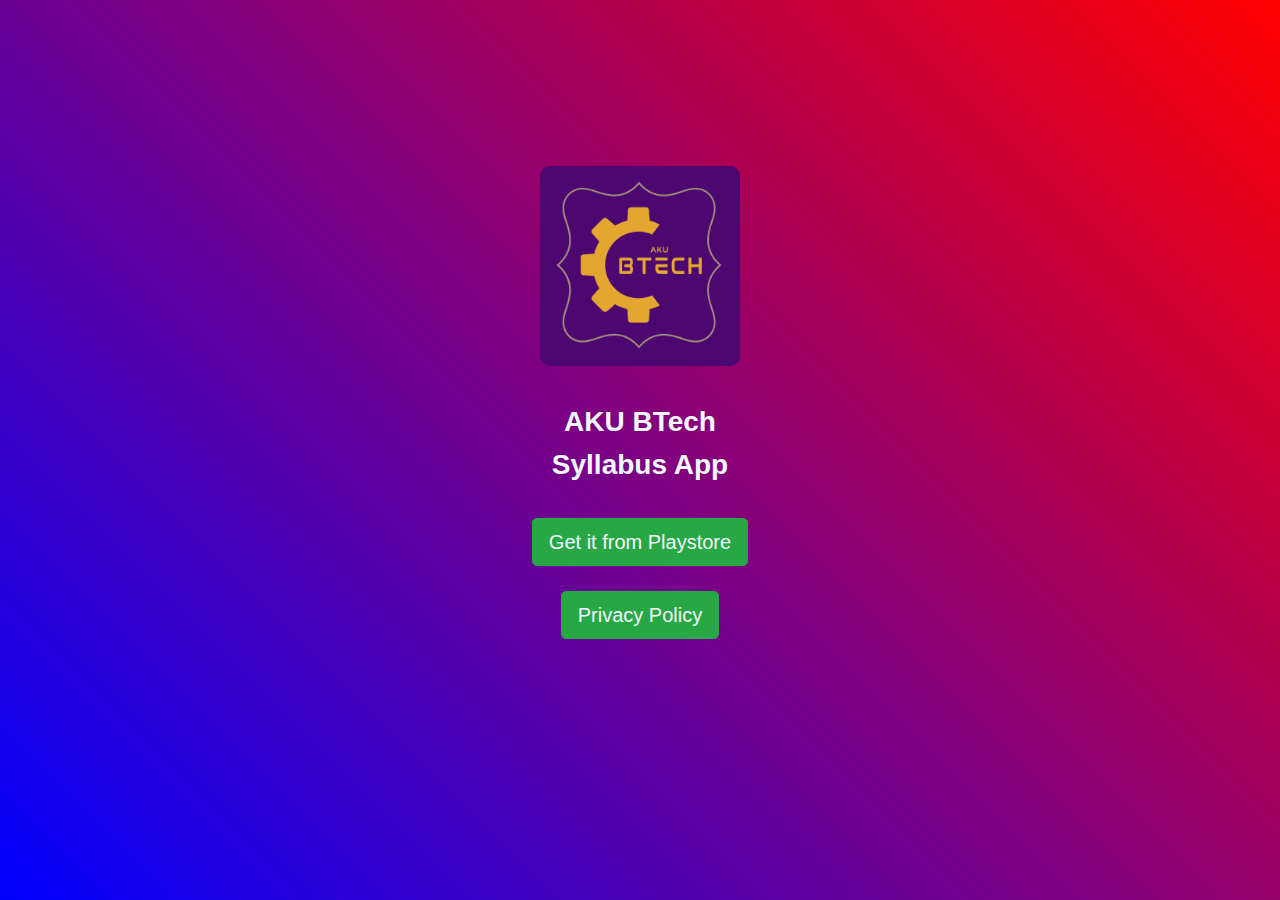
<file: main_pages/akubtech/index.html>
<!DOCTYPE html>
<html>
  <head>
    <meta content="width=device-width, initial-scale=1" name="viewport" />    <title>AKU BTech</title>
    <link rel="app icon" type="image/x-icon" href="logo.png" />

    <!-- csslink and css bootstrap -->
    <link
      rel="stylesheet"
      href="https://cdn.jsdelivr.net/npm/bootstrap@4.0.0/dist/css/bootstrap.min.css"
      integrity="sha384-Gn5384xqQ1aoWXA+058RXPxPg6fy4IWvTNh0E263XmFcJlSAwiGgFAW/dAiS6JXm"
      crossorigin="anonymous"
    />
    <link rel="stylesheet" href="style.css" />
  </head>

  <body>
      <div class="contains">
        <img src="akubtechappicon.png"/>
      <h3>AKU BTech</h3>
      <h3>Syllabus App</h3>

      <button class="btn btn-lg btn-success">
        <a
          href="https://play.google.com/store/apps/details?id=mm.marsman.akubtech"
          style="color: aliceblue"
          target="_blank"
        >
        Get it from Playstore</a>
      </button>
      <button class="btn btn-lg btn-success">
        <a
          href="https://himanshu-vishwas.github.io/android-apps-helper/privacy-policy/akubtech.html"
          style="color: aliceblue"
          target="_blank"
        >
        Privacy Policy</a>
      </button>
    </div>
  </body>
</html>
</file>
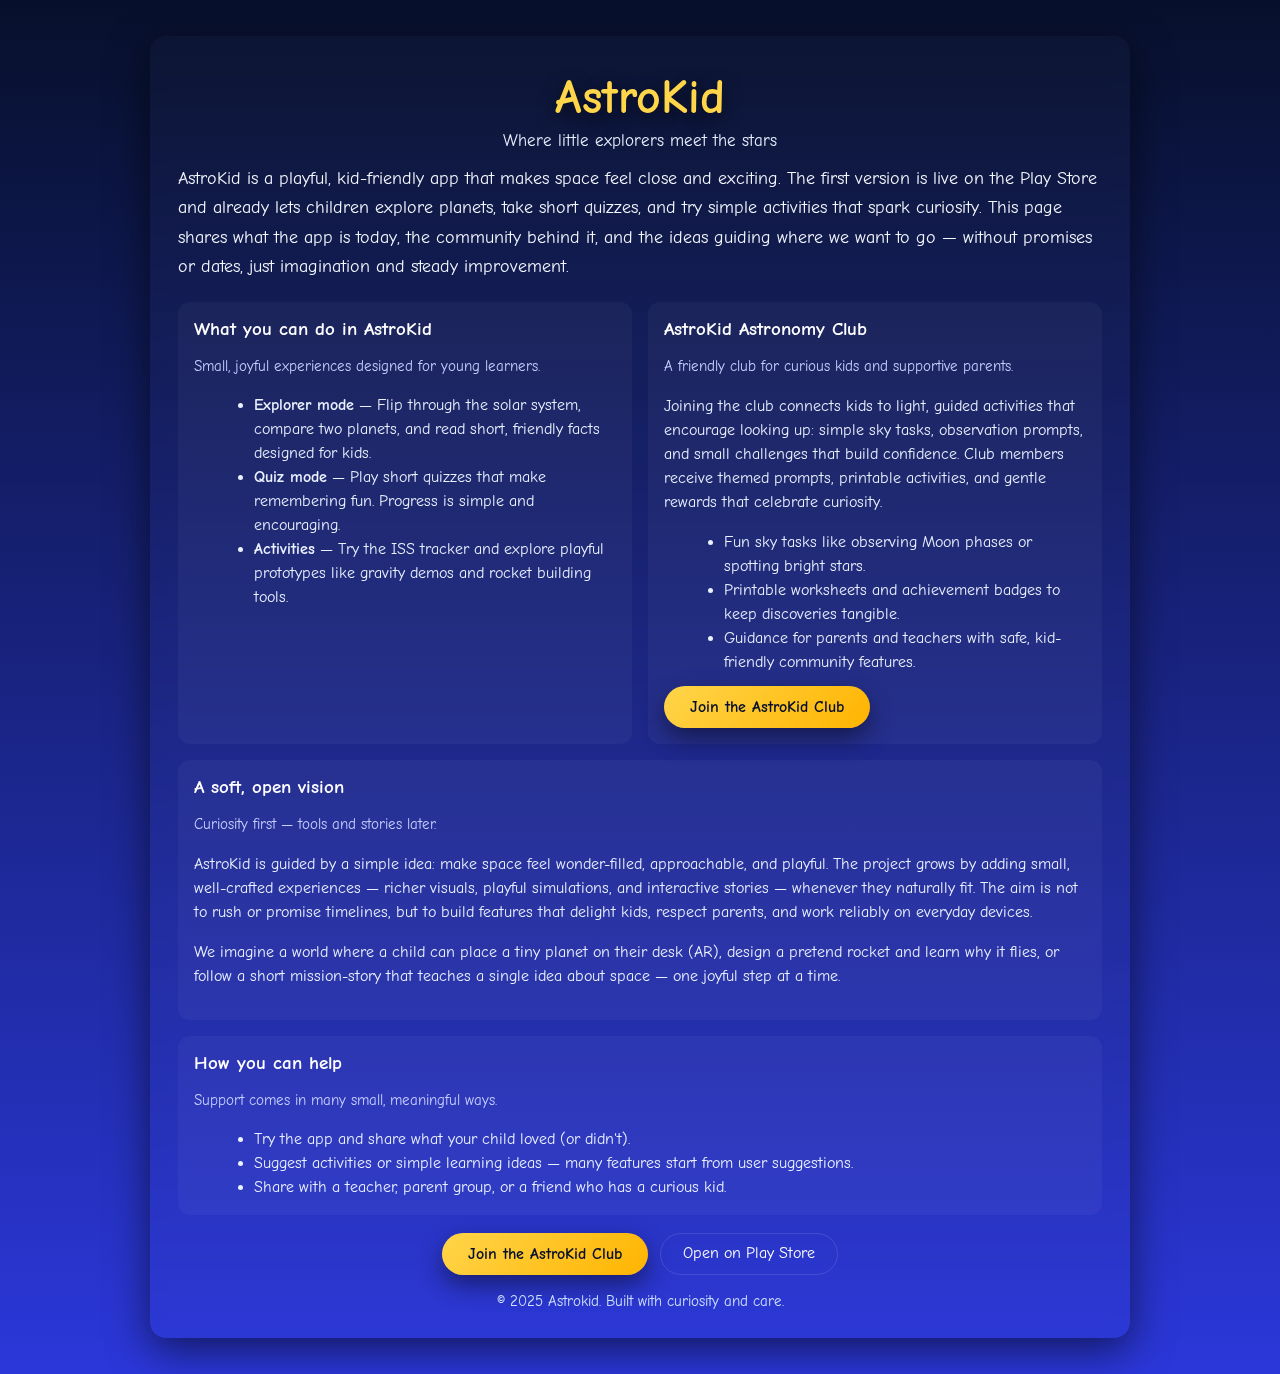
<file: main_pages/astrokid/index.html>
<!DOCTYPE html>
<html lang="en">
<head>
  <meta charset="utf-8" />
  <meta name="viewport" content="width=device-width,initial-scale=1" />
  <title>AstroKid - About</title>
  <link href="https://fonts.googleapis.com/css2?family=Comic+Neue:wght@700&display=swap" rel="stylesheet">
  <style>
    :root{
      --bg1: #07102b;
      --bg2: #2b37d9;
      --accent: #ffd54a;
      --card: rgba(255,255,255,0.04);
      --muted: #c7d0ff;
    }
    *{box-sizing: border-box}
    body{
      margin:0;
      min-height:100vh;
      font-family: 'Comic Neue', cursive;
      background: linear-gradient(180deg,var(--bg1),var(--bg2));
      color:#fff;
      display:flex;
      align-items:center;
      justify-content:center;
      padding:36px 20px;
      text-rendering:optimizeLegibility;
    }
    .wrap{
      width:100%;
      max-width:980px;
      background:linear-gradient(180deg,rgba(255,255,255,0.02),rgba(255,255,255,0.01));
      border-radius:16px;
      padding:28px;
      box-shadow:0 12px 40px rgba(0,0,0,0.55);
      backdrop-filter: blur(6px);
    }
    header{text-align:center;margin-bottom:14px}
    h1{
      margin:6px 0;
      font-size:3rem;
      color:var(--accent);
      text-shadow:0 6px 18px rgba(0,0,0,0.6);
    }
    .subtitle{color:#e9f0ff;font-size:1.05rem;margin-bottom:14px}
    .intro{font-size:1.15rem;line-height:1.6;color:#f4f8ff;margin:12px 0 20px}
    .columns{display:grid;grid-template-columns:1fr;gap:16px}
    .card{
      background:var(--card);
      border-radius:12px;
      padding:16px;
      text-align:left;
    }
    h2{margin:0 0 8px 0;font-size:1.2rem}
    p, li{color:#eaf1ff;font-size:1rem;line-height:1.5}
    ul{margin:8px 0 0 20px}
    .muted{color:var(--muted);font-size:0.95rem}
    .cta{
      display:flex;
      gap:12px;
      justify-content:center;
      margin-top:18px;
      flex-wrap:wrap;
    }
    .btn-primary{
      background:linear-gradient(135deg,#ffd54a,#ffb400);
      color:#07102b;
      padding:12px 26px;
      border-radius:26px;
      text-decoration:none;
      font-weight:700;
      box-shadow:0 10px 24px rgba(0,0,0,0.45);
      display:inline-flex;
      align-items:center;
      gap:10px;
    }
    .btn-outline{
      padding:10px 22px;
      border-radius:22px;
      color:#fff;
      text-decoration:none;
      border:1px solid rgba(255,255,255,0.12);
      background:transparent;
    }
    footer{margin-top:18px;text-align:center;color:#cfe1ff;font-size:0.92rem}
    @media(min-width:780px){ .columns{grid-template-columns:1fr 1fr} }
  </style>
</head>
<body>
  <main class="wrap" role="main" aria-labelledby="astrokid-title">
    <header>
      <h1 id="astrokid-title">AstroKid</h1>
      <div class="subtitle">Where little explorers meet the stars</div>
    </header>

    <p class="intro">
      AstroKid is a playful, kid-friendly app that makes space feel close and exciting. The first version is live on the Play Store and already lets children explore planets, take short quizzes, and try simple activities that spark curiosity. This page shares what the app is today, the community behind it, and the ideas guiding where we want to go — without promises or dates, just imagination and steady improvement.
    </p>

    <section class="columns" aria-label="features and club">
      <article class="card" aria-labelledby="features-title">
        <h2 id="features-title">What you can do in AstroKid</h2>
        <p class="muted">Small, joyful experiences designed for young learners.</p>
        <ul>
          <li><strong>Explorer mode</strong> — Flip through the solar system, compare two planets, and read short, friendly facts designed for kids.</li>
          <li><strong>Quiz mode</strong> — Play short quizzes that make remembering fun. Progress is simple and encouraging.</li>
          <li><strong>Activities</strong> — Try the ISS tracker and explore playful prototypes like gravity demos and rocket building tools.</li>
        </ul>
      </article>

      <article class="card" aria-labelledby="club-title">
        <h2 id="club-title">AstroKid Astronomy Club</h2>
        <p class="muted">A friendly club for curious kids and supportive parents.</p>
        <p>Joining the club connects kids to light, guided activities that encourage looking up: simple sky tasks, observation prompts, and small challenges that build confidence. Club members receive themed prompts, printable activities, and gentle rewards that celebrate curiosity.</p>
        <ul>
          <li>Fun sky tasks like observing Moon phases or spotting bright stars.</li>
          <li>Printable worksheets and achievement badges to keep discoveries tangible.</li>
          <li>Guidance for parents and teachers with safe, kid-friendly community features.</li>
        </ul>
        <div style="margin-top:12px">
          <a class="btn-primary" href="https://himanshu-vishwas.github.io/android-apps-helper/main_pages/astrokid/club.html" aria-label="Join the Astrokid Club">Join the AstroKid Club</a>
        </div>
      </article>
    </section>

    <section class="card" aria-labelledby="vision-title" style="margin-top:16px">
      <h2 id="vision-title">A soft, open vision</h2>
      <p class="muted">Curiosity first — tools and stories later.</p>
      <p>AstroKid is guided by a simple idea: make space feel wonder-filled, approachable, and playful. The project grows by adding small, well-crafted experiences — richer visuals, playful simulations, and interactive stories — whenever they naturally fit. The aim is not to rush or promise timelines, but to build features that delight kids, respect parents, and work reliably on everyday devices.</p>
      <p>We imagine a world where a child can place a tiny planet on their desk (AR), design a pretend rocket and learn why it flies, or follow a short mission-story that teaches a single idea about space — one joyful step at a time.</p>
    </section>

    <section class="card" aria-labelledby="help-title" style="margin-top:16px">
      <h2 id="help-title">How you can help</h2>
      <p class="muted">Support comes in many small, meaningful ways.</p>
      <ul>
        <li>Try the app and share what your child loved (or didn't).</li>
        <li>Suggest activities or simple learning ideas — many features start from user suggestions.</li>
        <li>Share with a teacher, parent group, or a friend who has a curious kid.</li>
      </ul>
    </section>

    <div class="cta" aria-label="actions">
      <a class="btn-primary" href="https://himanshu-vishwas.github.io/android-apps-helper/main_pages/astrokid/club.html" aria-label="Join the AstroKid Club">Join the AstroKid Club</a>
      <a class="btn-outline" href="https://play.google.com/store/apps/details?id=mm.marsman.astrokid" aria-label="Open Play Store listing">Open on Play Store</a>
    </div>

    <footer>
      &copy; 2025 Astrokid. Built with curiosity and care.
    </footer>
  </main>
</body>
</html>
</file>
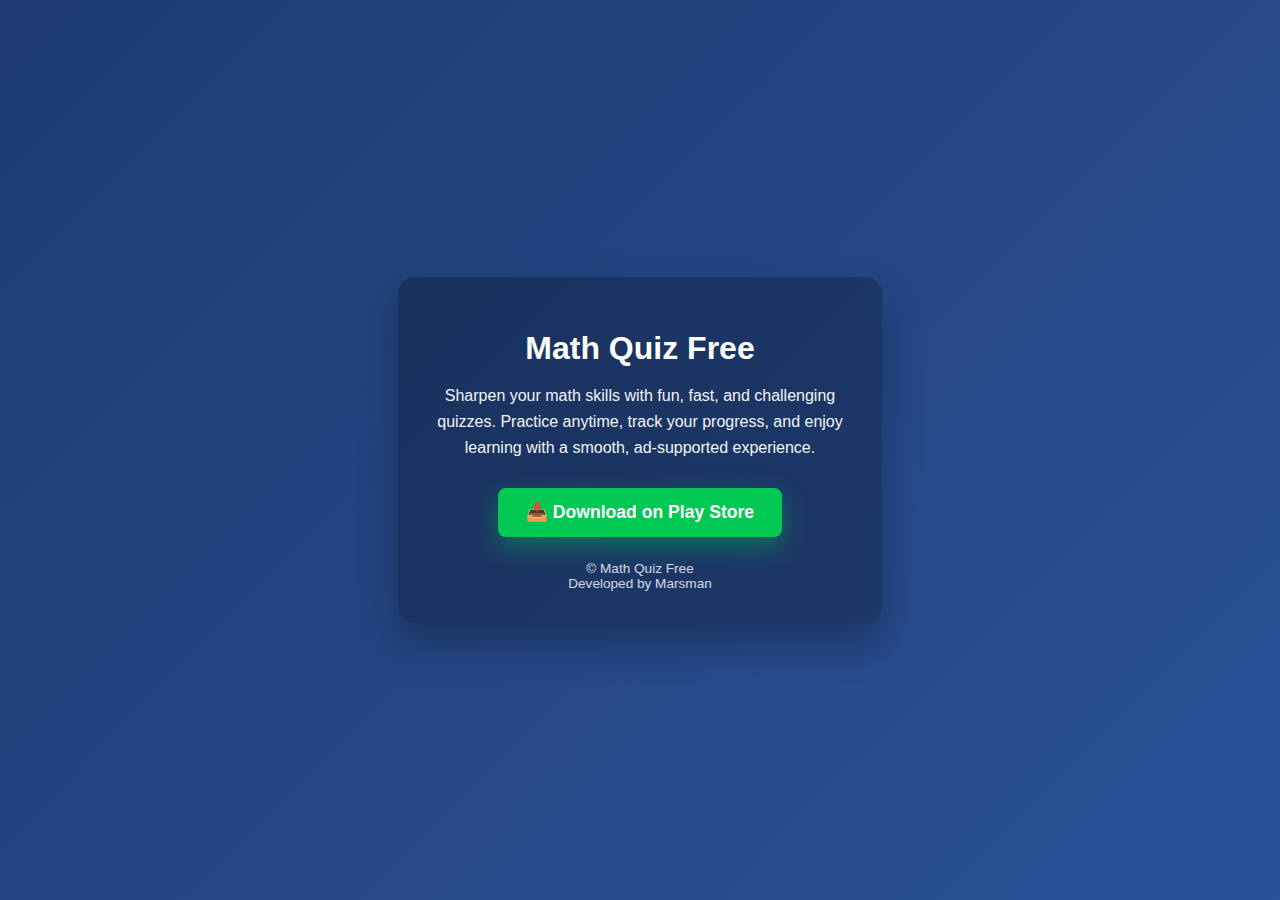
<file: main_pages/mathquiz/index.html>
<!DOCTYPE html>
<html lang="en">
<head>
  <meta charset="UTF-8">
  <title>Math Quiz Free – Download</title>
  <meta name="viewport" content="width=device-width, initial-scale=1.0">

  <style>
    body {
      margin: 0;
      font-family: Arial, Helvetica, sans-serif;
      background: linear-gradient(135deg, #1e3c72, #2a5298);
      color: #ffffff;
      display: flex;
      justify-content: center;
      align-items: center;
      min-height: 100vh;
      text-align: center;
    }

    .container {
      max-width: 420px;
      padding: 32px;
      background: rgba(0, 0, 0, 0.25);
      border-radius: 16px;
      box-shadow: 0 20px 40px rgba(0,0,0,0.3);
    }

    h1 {
      font-size: 2rem;
      margin-bottom: 12px;
    }

    p {
      font-size: 1rem;
      line-height: 1.6;
      opacity: 0.95;
      margin-bottom: 28px;
    }

    .download-btn {
      display: inline-block;
      padding: 14px 28px;
      font-size: 1.1rem;
      font-weight: bold;
      color: #ffffff;
      background: #00c853;
      border-radius: 8px;
      text-decoration: none;
      transition: transform 0.2s ease, box-shadow 0.2s ease;
      box-shadow: 0 10px 25px rgba(0, 200, 83, 0.4);
    }

    .download-btn:hover {
      transform: translateY(-2px);
      box-shadow: 0 14px 30px rgba(0, 200, 83, 0.6);
    }

    .footer {
      margin-top: 24px;
      font-size: 0.85rem;
      opacity: 0.8;
    }
  </style>
</head>

<body>

  <div class="container">
    <h1>Math Quiz Free</h1>

    <p>
      Sharpen your math skills with fun, fast, and challenging quizzes.
      Practice anytime, track your progress, and enjoy learning with a smooth,
      ad-supported experience.
    </p>

    <a
      class="download-btn"
      href="https://play.google.com/store/apps/details?id=mm.marsman.mathquiz.math_quiz_free"
      target="_blank"
    >
      📥 Download on Play Store
    </a>

    <div class="footer">
      © Math Quiz Free<br>
      Developed by Marsman
    </div>
  </div>

</body>
</html>
</file>
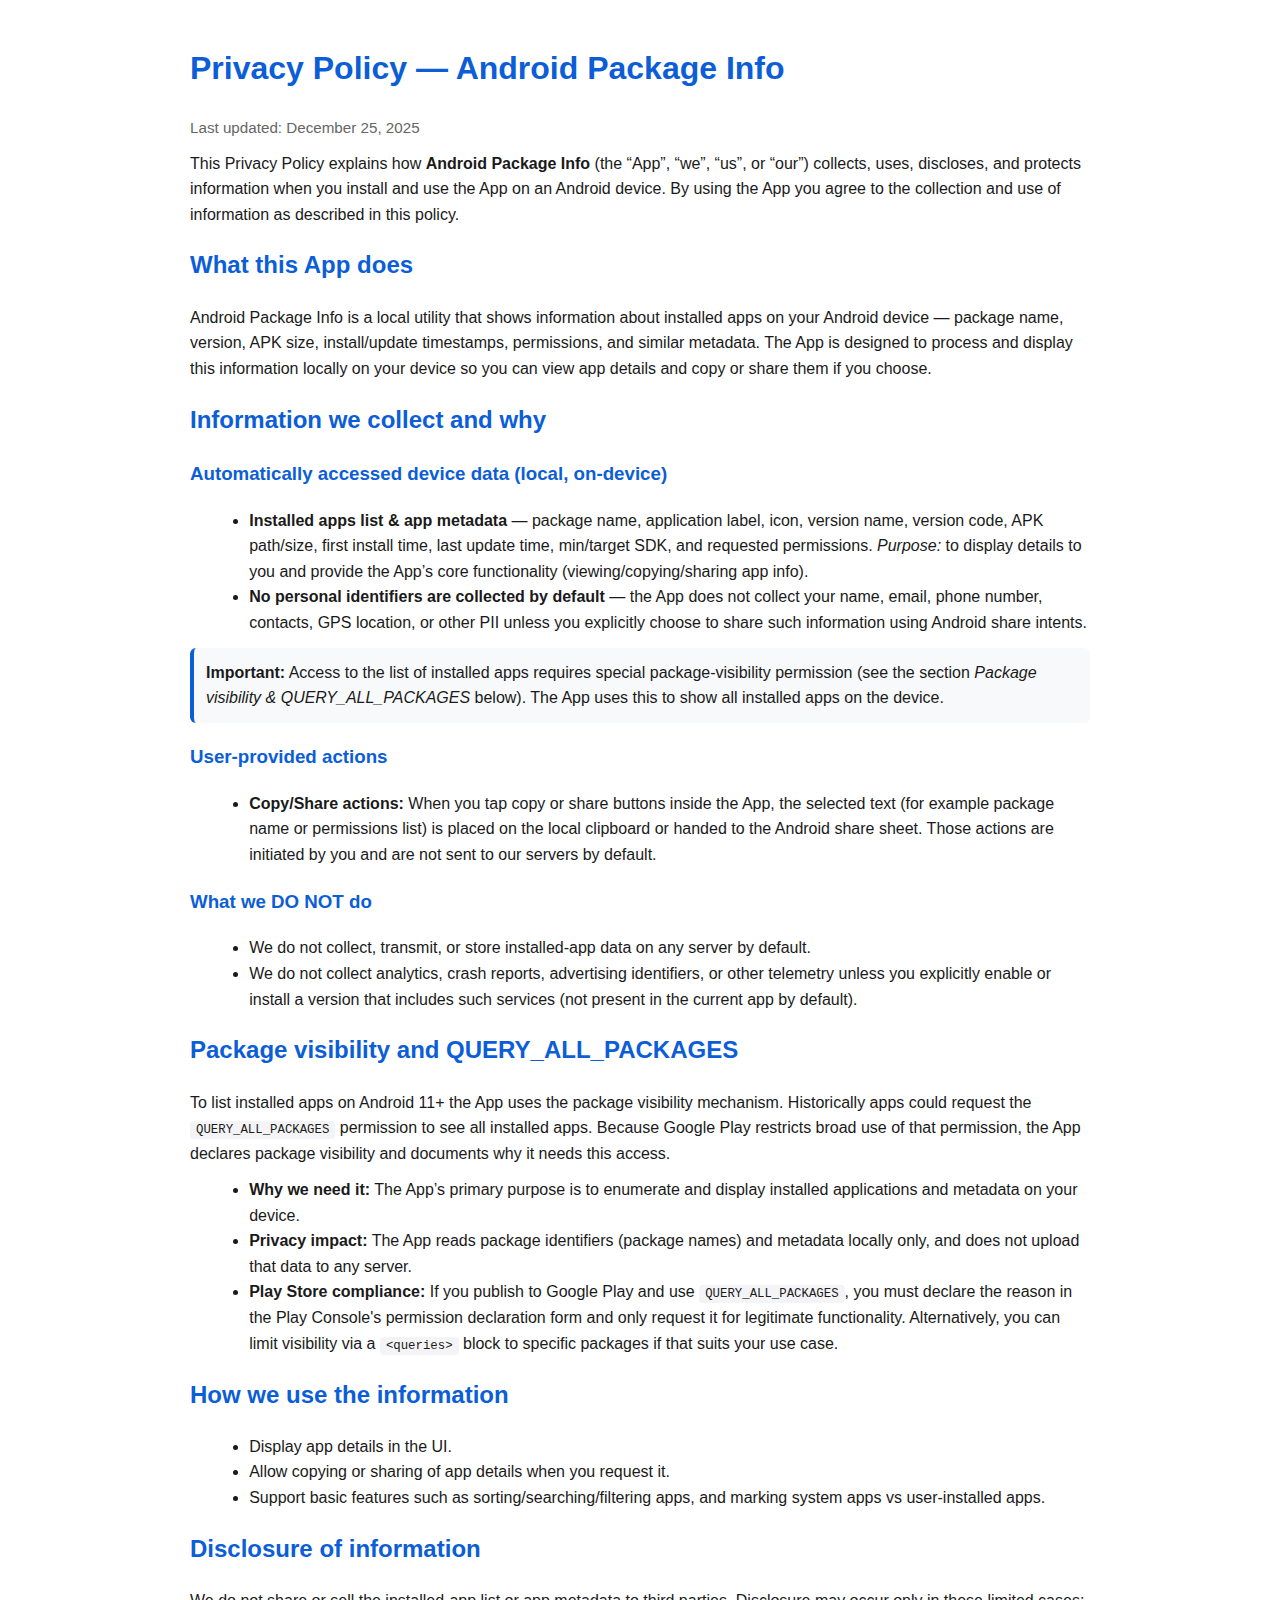
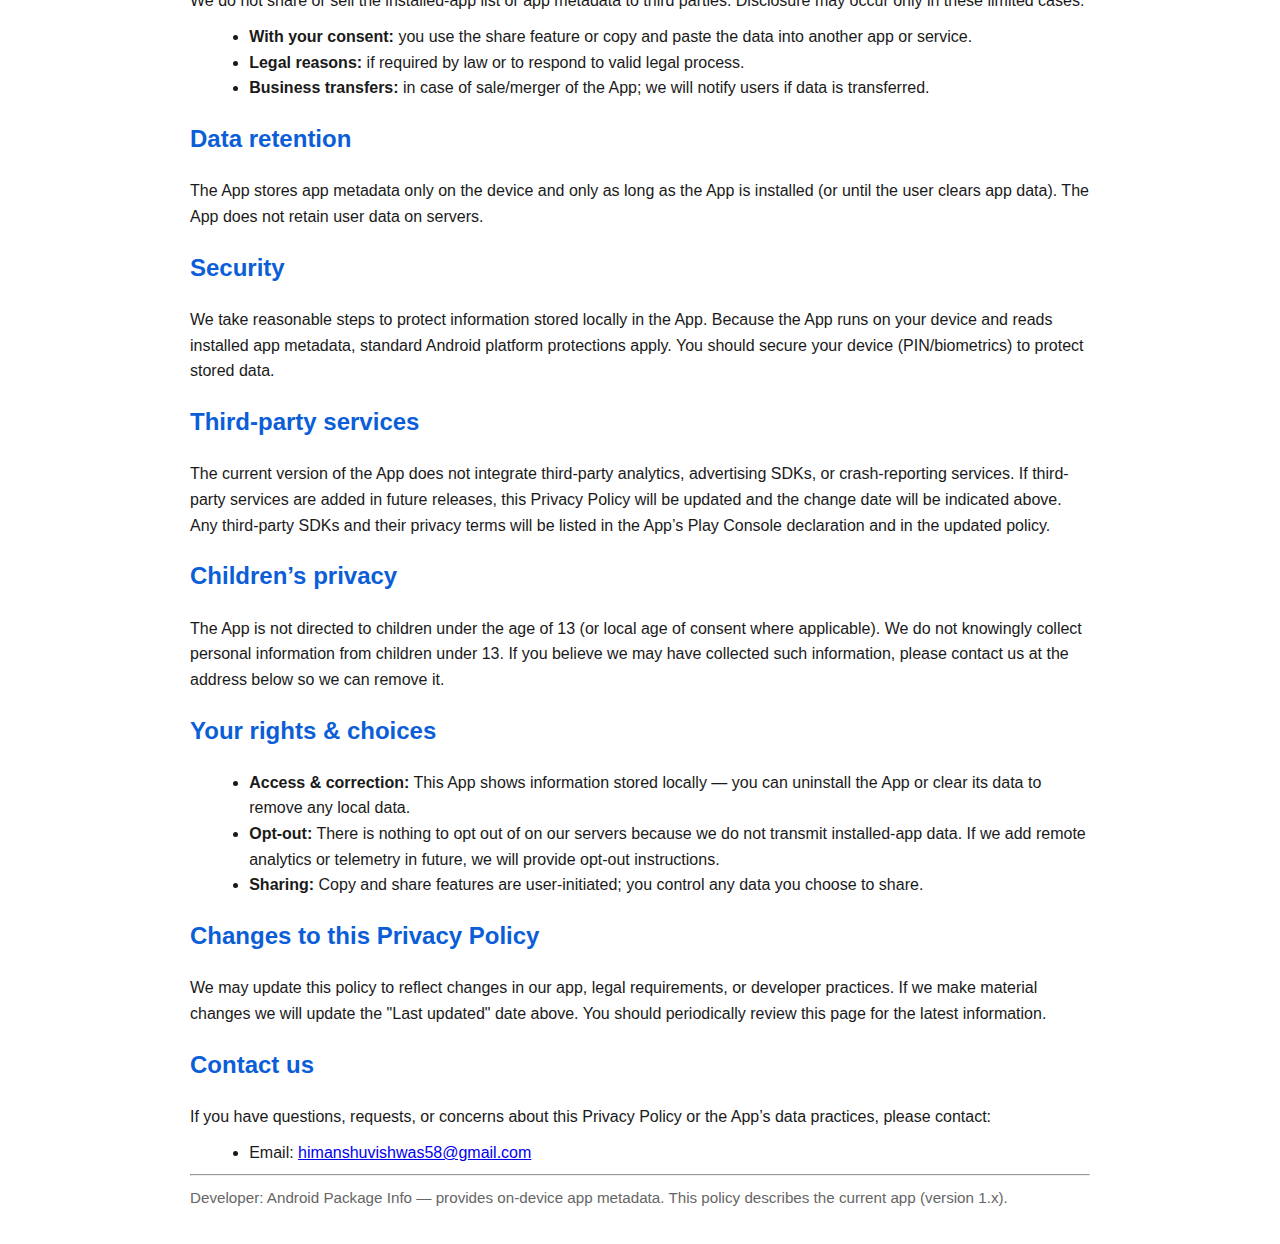
<file: privacy-policy/androidpackageinfo.html>
<!doctype html>
<html lang="en">
<head>
  <meta charset="utf-8" />
  <meta name="viewport" content="width=device-width,initial-scale=1" />
  <title>Privacy Policy — Android Package Info</title>
  <style>
    body { font-family: -apple-system, BlinkMacSystemFont, "Segoe UI", Roboto, "Helvetica Neue", Arial; line-height:1.6; color:#1a1a1a; padding:24px; max-width:900px; margin:0 auto; }
    h1,h2,h3 { color:#0b5ed7; margin-top:1.2rem; }
    p { margin:0.65rem 0; }
    ul { margin:0.5rem 0 0.5rem 1.2rem; }
    code { background:#f4f4f6; padding:2px 6px; border-radius:4px; font-size:0.95em; }
    .muted { color:#666; font-size:0.95rem; }
    .note { background:#f8f9fa; border-left:4px solid #0b5ed7; padding:12px; margin:12px 0; border-radius:6px; }
  </style>
</head>
<body>

<h1>Privacy Policy — Android Package Info</h1>
<p class="muted">Last updated: December 25, 2025</p>

<p>This Privacy Policy explains how <strong>Android Package Info</strong> (the “App”, “we”, “us”, or “our”) collects, uses, discloses, and protects information when you install and use the App on an Android device. By using the App you agree to the collection and use of information as described in this policy.</p>

<h2>What this App does</h2>
<p>Android Package Info is a local utility that shows information about installed apps on your Android device — package name, version, APK size, install/update timestamps, permissions, and similar metadata. The App is designed to process and display this information locally on your device so you can view app details and copy or share them if you choose.</p>

<h2>Information we collect and why</h2>

<h3>Automatically accessed device data (local, on-device)</h3>
<ul>
  <li><strong>Installed apps list &amp; app metadata</strong> — package name, application label, icon, version name, version code, APK path/size, first install time, last update time, min/target SDK, and requested permissions. <em>Purpose:</em> to display details to you and provide the App’s core functionality (viewing/copying/sharing app info).</li>
  <li><strong>No personal identifiers are collected by default</strong> — the App does not collect your name, email, phone number, contacts, GPS location, or other PII unless you explicitly choose to share such information using Android share intents.</li>
</ul>

<div class="note">
  <strong>Important:</strong> Access to the list of installed apps requires special package-visibility permission (see the section <em>Package visibility &amp; QUERY_ALL_PACKAGES</em> below). The App uses this to show all installed apps on the device.
</div>

<h3>User-provided actions</h3>
<ul>
  <li><strong>Copy/Share actions:</strong> When you tap copy or share buttons inside the App, the selected text (for example package name or permissions list) is placed on the local clipboard or handed to the Android share sheet. Those actions are initiated by you and are not sent to our servers by default.</li>
</ul>

<h3>What we DO NOT do</h3>
<ul>
  <li>We do not collect, transmit, or store installed-app data on any server by default.</li>
  <li>We do not collect analytics, crash reports, advertising identifiers, or other telemetry unless you explicitly enable or install a version that includes such services (not present in the current app by default).</li>
</ul>

<h2>Package visibility and QUERY_ALL_PACKAGES</h2>
<p>To list installed apps on Android 11+ the App uses the package visibility mechanism. Historically apps could request the <code>QUERY_ALL_PACKAGES</code> permission to see all installed apps. Because Google Play restricts broad use of that permission, the App declares package visibility and documents why it needs this access.</p>

<ul>
  <li><strong>Why we need it:</strong> The App’s primary purpose is to enumerate and display installed applications and metadata on your device.</li>
  <li><strong>Privacy impact:</strong> The App reads package identifiers (package names) and metadata locally only, and does not upload that data to any server.</li>
  <li><strong>Play Store compliance:</strong> If you publish to Google Play and use <code>QUERY_ALL_PACKAGES</code>, you must declare the reason in the Play Console's permission declaration form and only request it for legitimate functionality. Alternatively, you can limit visibility via a <code>&lt;queries&gt;</code> block to specific packages if that suits your use case.</li>
</ul>

<h2>How we use the information</h2>
<ul>
  <li>Display app details in the UI.</li>
  <li>Allow copying or sharing of app details when you request it.</li>
  <li>Support basic features such as sorting/searching/filtering apps, and marking system apps vs user-installed apps.</li>
</ul>

<h2>Disclosure of information</h2>
<p>We do not share or sell the installed-app list or app metadata to third parties. Disclosure may occur only in these limited cases:</p>
<ul>
  <li><strong>With your consent:</strong> you use the share feature or copy and paste the data into another app or service.</li>
  <li><strong>Legal reasons:</strong> if required by law or to respond to valid legal process.</li>
  <li><strong>Business transfers:</strong> in case of sale/merger of the App; we will notify users if data is transferred.</li>
</ul>

<h2>Data retention</h2>
<p>The App stores app metadata only on the device and only as long as the App is installed (or until the user clears app data). The App does not retain user data on servers.</p>

<h2>Security</h2>
<p>We take reasonable steps to protect information stored locally in the App. Because the App runs on your device and reads installed app metadata, standard Android platform protections apply. You should secure your device (PIN/biometrics) to protect stored data.</p>

<h2>Third-party services</h2>
<p>The current version of the App does not integrate third-party analytics, advertising SDKs, or crash-reporting services. If third-party services are added in future releases, this Privacy Policy will be updated and the change date will be indicated above. Any third-party SDKs and their privacy terms will be listed in the App’s Play Console declaration and in the updated policy.</p>

<h2>Children’s privacy</h2>
<p>The App is not directed to children under the age of 13 (or local age of consent where applicable). We do not knowingly collect personal information from children under 13. If you believe we may have collected such information, please contact us at the address below so we can remove it.</p>

<h2>Your rights &amp; choices</h2>
<ul>
  <li><strong>Access &amp; correction:</strong> This App shows information stored locally — you can uninstall the App or clear its data to remove any local data.</li>
  <li><strong>Opt-out:</strong> There is nothing to opt out of on our servers because we do not transmit installed-app data. If we add remote analytics or telemetry in future, we will provide opt-out instructions.</li>
  <li><strong>Sharing:</strong> Copy and share features are user-initiated; you control any data you choose to share.</li>
</ul>

<h2>Changes to this Privacy Policy</h2>
<p>We may update this policy to reflect changes in our app, legal requirements, or developer practices. If we make material changes we will update the "Last updated" date above. You should periodically review this page for the latest information.</p>

<h2>Contact us</h2>
<p>If you have questions, requests, or concerns about this Privacy Policy or the App’s data practices, please contact:</p>
<ul>
  <li>Email: <a href="mailto:himanshuvishwas58@gmail.com">himanshuvishwas58@gmail.com</a></li>
</ul>

<hr />
<p class="muted">Developer: Android Package Info — provides on-device app metadata. This policy describes the current app (version 1.x).</p>

</body>
</html>
</file>
<file: main_pages/akubtech/style.css>
*{
    margin: 0;
    padding: 0;
}

body{
    background: linear-gradient(45deg, blue, red);
    height: 100vh;
}

.contains{
    display: flex;
    flex-direction: column;
    justify-content: center;
    align-items: center;
    margin-left: auto;
    margin-right: auto;
}

img{
    border-radius: 10px;
    margin: 13% 0 3% 0 ;
    height: 200px;
    width: 200px;
}

h3{
    margin-bottom: 10px;
    font-weight: 700;
    color: aliceblue;
}

button{
    margin-top: 2%;
}
button.a{
    padding: 10px;
}

@media only screen and (max-width: 600px) {
    
    .contains{
        margin: 40% auto 10% auto;
        width: 80%;
        align-items: center;
    }
    img{
        height: 150px;
        width: 150px;
        margin-bottom: 5%;
    }
    button{
        margin-top: 40px;
        width: auto;
    }
  }
</file>
